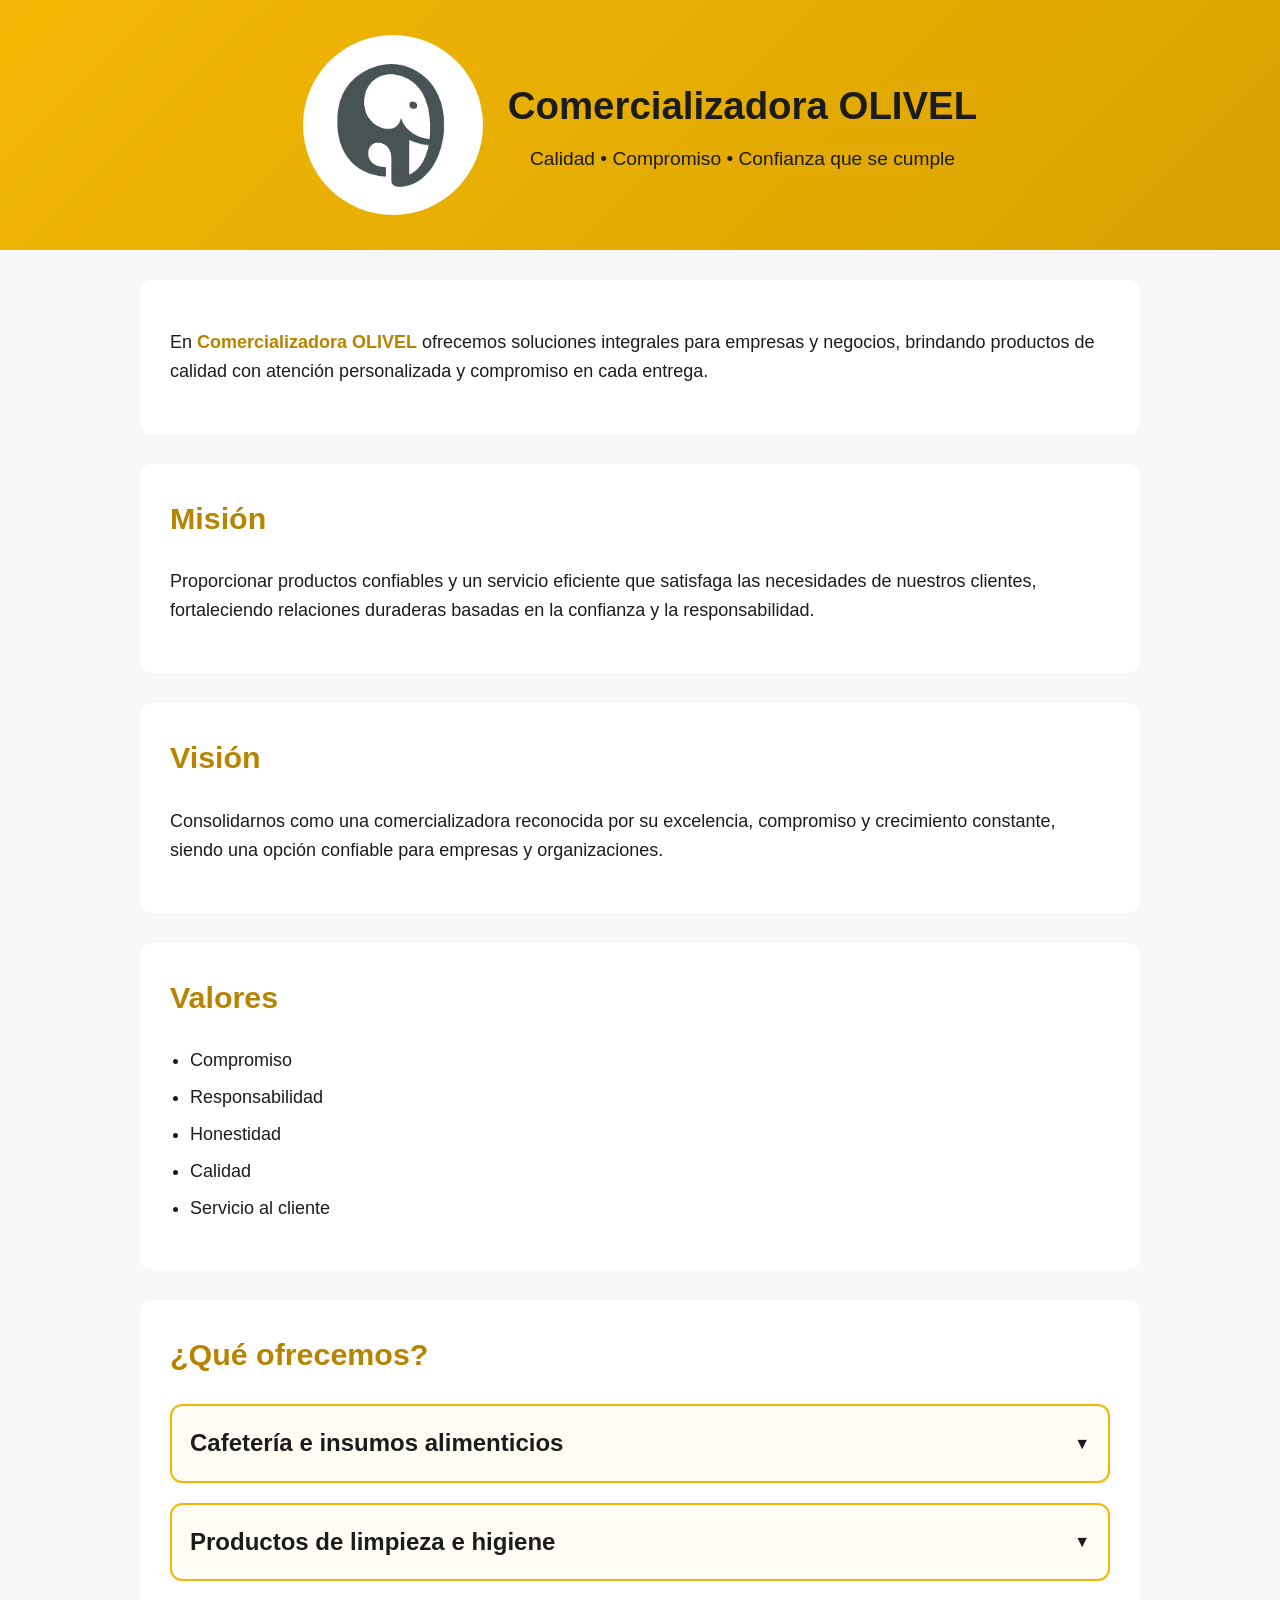
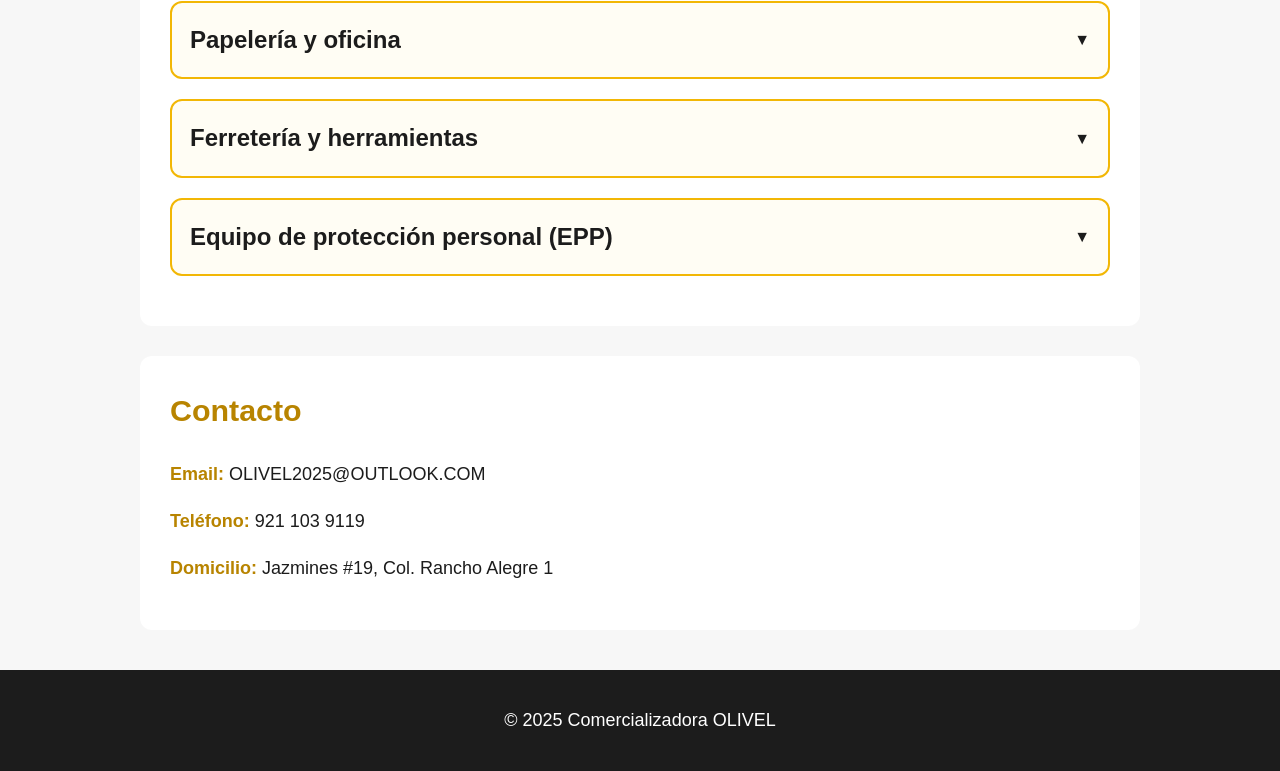
<file: index.html>
<!DOCTYPE html>
<html lang="es">
<head>
    <meta charset="UTF-8">
    <title>Comercializadora OLIVEL</title>
    <meta name="viewport" content="width=device-width, initial-scale=1.0">
    <link rel="stylesheet" href="comer.css">
</head>
<body>

<header class="encabezado">
    <div class="logo-circulo">
        <img src="logo.png" alt="Logo OLIVEL">
    </div>
    <div class="titulo">
        <h1>Comercializadora OLIVEL</h1>
        <p>Calidad • Compromiso • Confianza que se cumple</p>
    </div>
</header>

<section>
    <p>
        En <strong>Comercializadora OLIVEL</strong> ofrecemos soluciones integrales
        para empresas y negocios, brindando productos de calidad con atención
        personalizada y compromiso en cada entrega.
    </p>
</section>

<section>
    <h2>Misión</h2>
    <p>
        Proporcionar productos confiables y un servicio eficiente que satisfaga
        las necesidades de nuestros clientes, fortaleciendo relaciones duraderas
        basadas en la confianza y la responsabilidad.
    </p>
</section>

<section>
    <h2>Visión</h2>
    <p>
        Consolidarnos como una comercializadora reconocida por su excelencia,
        compromiso y crecimiento constante, siendo una opción confiable para
        empresas y organizaciones.
    </p>
</section>

<section>
    <h2>Valores</h2>
    <ul>
        <li>Compromiso</li>
        <li>Responsabilidad</li>
        <li>Honestidad</li>
        <li>Calidad</li>
        <li>Servicio al cliente</li>
    </ul>
</section>

<section>
    <h2>¿Qué ofrecemos?</h2>

    <!-- CAFETERÍA -->
    <div class="servicio">
        <h3>Cafetería e insumos alimenticios</h3>
        <ul class="submenu">
            <li class="producto"><h4>Café en grano, molido e instantáneo</h4><div class="producto-img"><img src="img/cafe.jpg" loading="lazy"></div></li>
            <li class="producto"><h4>Té e infusiones</h4><div class="producto-img"><img src="img/te.jpg" loading="lazy"></div></li>
            <li class="producto"><h4>Azúcar y edulcorantes</h4><div class="producto-img"><img src="img/azucar.jpg" loading="lazy"></div></li>
            <li class="producto"><h4>Leche y crema</h4><div class="producto-img"><img src="img/leche.jpg" loading="lazy"></div></li>
            <li class="producto"><h4>Snacks y botanas</h4><div class="producto-img"><img src="img/snacks.jpg" loading="lazy"></div></li>
            <li class="producto"><h4>Desechables</h4><div class="producto-img"><img src="img/desechables.jpg" loading="lazy"></div></li>
        </ul>
    </div>

    <!-- LIMPIEZA -->
    <div class="servicio">
        <h3>Productos de limpieza e higiene</h3>
        <ul class="submenu">
            <li class="producto"><h4>Limpiadores y desinfectantes</h4><div class="producto-img"><img src="img/limpiador.jpg" loading="lazy"></div></li>
            <li class="producto"><h4>Cloro y jabón</h4><div class="producto-img"><img src="img/cloro.jpg" loading="lazy"></div></li>
            <li class="producto"><h4>Papel higiénico y servitoallas</h4><div class="producto-img"><img src="img/papel.jpg" loading="lazy"></div></li>
            <li class="producto"><h4>Aromatizantes</h4><div class="producto-img"><img src="img/aroma.jpg" loading="lazy"></div></li>
            <li class="producto"><h4>Kits de limpieza</h4><div class="producto-img"><img src="img/kit-limpieza.jpg" loading="lazy"></div></li>
        </ul>
    </div>

    <!-- PAPELERÍA -->
    <div class="servicio">
        <h3>Papelería y oficina</h3>
        <ul class="submenu">
            <li class="producto"><h4>Hojas, carpetas y libretas</h4><div class="producto-img"><img src="img/papeleria.jpg" loading="lazy"></div></li>
            <li class="producto"><h4>Bolígrafos y plumones</h4><div class="producto-img"><img src="img/plumas.jpg" loading="lazy"></div></li>
            <li class="producto"><h4>Tóner y tinta</h4><div class="producto-img"><img src="img/impresion.jpg" loading="lazy"></div></li>
        </ul>
    </div>

    <!-- FERRETERÍA -->
    <div class="servicio">
        <h3>Ferretería y herramientas</h3>
        <ul class="submenu">
            <li class="producto"><h4>Tornillos y clavos</h4><div class="producto-img"><img src="img/tornillos.jpg" loading="lazy"></div></li>
            <li class="producto"><h4>Herramientas manuales</h4><div class="producto-img"><img src="img/herramientas.jpg" loading="lazy"></div></li>
            <li class="producto"><h4>Herramientas eléctricas</h4><div class="producto-img"><img src="img/taladro.jpg" loading="lazy"></div></li>
        </ul>
    </div>

    <!-- EPP -->
    <div class="servicio">
        <h3>Equipo de protección personal (EPP)</h3>
        <ul class="submenu">
            <li class="producto"><h4>Cascos y guantes</h4><div class="producto-img"><img src="img/casco.jpg" loading="lazy"></div></li>
            <li class="producto"><h4>Lentes y caretas</h4><div class="producto-img"><img src="img/lentes.jpg" loading="lazy"></div></li>
            <li class="producto"><h4>Mascarillas y chalecos</h4><div class="producto-img"><img src="img/mascarilla.jpg" loading="lazy"></div></li>
        </ul>
    </div>

</section>

<section>
    <h2>Contacto</h2>
    <p><strong>Email:</strong> OLIVEL2025@OUTLOOK.COM</p>
    <p><strong>Teléfono:</strong> 921 103 9119</p>
    <p><strong>Domicilio:</strong> Jazmines #19, Col. Rancho Alegre 1</p>
</section>

<footer>
    <p>© 2025 Comercializadora OLIVEL</p>
</footer>

<script src="comer.js"></script>
</body>
</html>
</file>
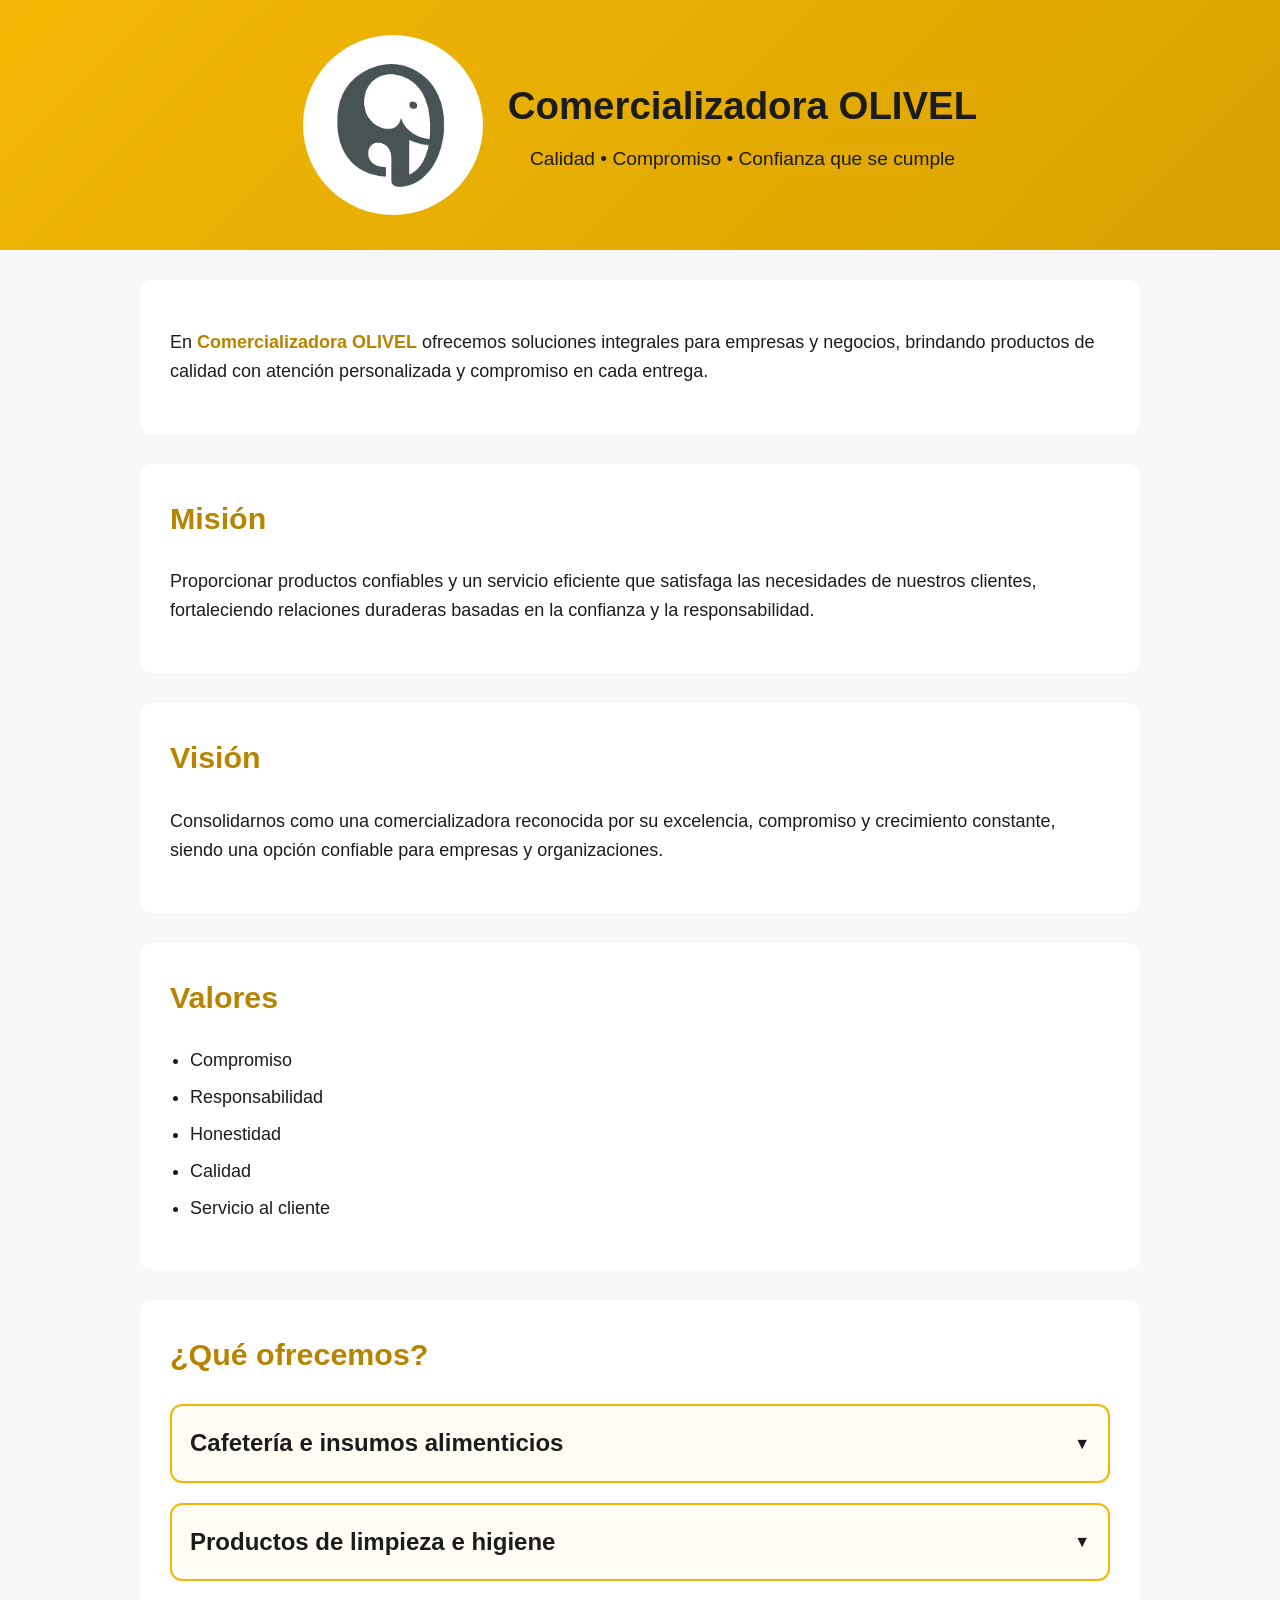
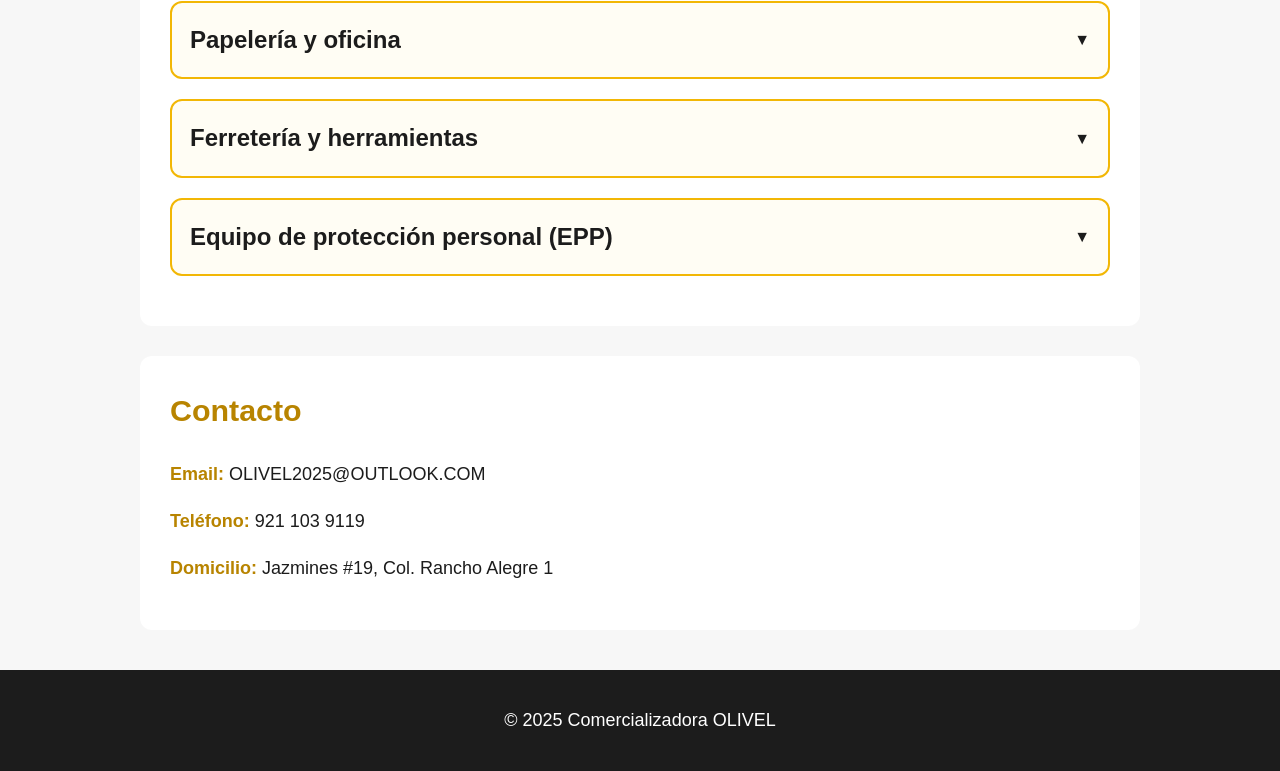
<file: comer.html>
<!DOCTYPE html>
<html lang="es">
<head>
    <meta charset="UTF-8">
    <title>Comercializadora OLIVEL</title>
    <meta name="viewport" content="width=device-width, initial-scale=1.0">
    <link rel="stylesheet" href="comer.css">
</head>
<body>

<header class="encabezado">
    <div class="logo-circulo">
        <img src="logo.png" alt="Logo OLIVEL">
    </div>
    <div class="titulo">
        <h1>Comercializadora OLIVEL</h1>
        <p>Calidad • Compromiso • Confianza que se cumple</p>
    </div>
</header>

<section>
    <p>
        En <strong>Comercializadora OLIVEL</strong> ofrecemos soluciones integrales
        para empresas y negocios, brindando productos de calidad con atención
        personalizada y compromiso en cada entrega.
    </p>
</section>

<section>
    <h2>Misión</h2>
    <p>
        Proporcionar productos confiables y un servicio eficiente que satisfaga
        las necesidades de nuestros clientes, fortaleciendo relaciones duraderas
        basadas en la confianza y la responsabilidad.
    </p>
</section>

<section>
    <h2>Visión</h2>
    <p>
        Consolidarnos como una comercializadora reconocida por su excelencia,
        compromiso y crecimiento constante, siendo una opción confiable para
        empresas y organizaciones.
    </p>
</section>

<section>
    <h2>Valores</h2>
    <ul>
        <li>Compromiso</li>
        <li>Responsabilidad</li>
        <li>Honestidad</li>
        <li>Calidad</li>
        <li>Servicio al cliente</li>
    </ul>
</section>

<section>
    <h2>¿Qué ofrecemos?</h2>

    <!-- CAFETERÍA -->
    <div class="servicio">
        <h3>Cafetería e insumos alimenticios</h3>
        <ul class="submenu">
            <li class="producto"><h4>Café en grano, molido e instantáneo</h4><div class="producto-img"><img src="img/cafe.jpg" loading="lazy"></div></li>
            <li class="producto"><h4>Té e infusiones</h4><div class="producto-img"><img src="img/te.jpg" loading="lazy"></div></li>
            <li class="producto"><h4>Azúcar y edulcorantes</h4><div class="producto-img"><img src="img/azucar.jpg" loading="lazy"></div></li>
            <li class="producto"><h4>Leche y crema</h4><div class="producto-img"><img src="img/leche.jpg" loading="lazy"></div></li>
            <li class="producto"><h4>Snacks y botanas</h4><div class="producto-img"><img src="img/snacks.jpg" loading="lazy"></div></li>
            <li class="producto"><h4>Desechables</h4><div class="producto-img"><img src="img/desechables.jpg" loading="lazy"></div></li>
        </ul>
    </div>

    <!-- LIMPIEZA -->
    <div class="servicio">
        <h3>Productos de limpieza e higiene</h3>
        <ul class="submenu">
            <li class="producto"><h4>Limpiadores y desinfectantes</h4><div class="producto-img"><img src="img/limpiador.jpg" loading="lazy"></div></li>
            <li class="producto"><h4>Cloro y jabón</h4><div class="producto-img"><img src="img/cloro.jpg" loading="lazy"></div></li>
            <li class="producto"><h4>Papel higiénico y servitoallas</h4><div class="producto-img"><img src="img/papel.jpg" loading="lazy"></div></li>
            <li class="producto"><h4>Aromatizantes</h4><div class="producto-img"><img src="img/aroma.jpg" loading="lazy"></div></li>
            <li class="producto"><h4>Kits de limpieza</h4><div class="producto-img"><img src="img/kit-limpieza.jpg" loading="lazy"></div></li>
        </ul>
    </div>

    <!-- PAPELERÍA -->
    <div class="servicio">
        <h3>Papelería y oficina</h3>
        <ul class="submenu">
            <li class="producto"><h4>Hojas, carpetas y libretas</h4><div class="producto-img"><img src="img/papeleria.jpg" loading="lazy"></div></li>
            <li class="producto"><h4>Bolígrafos y plumones</h4><div class="producto-img"><img src="img/plumas.jpg" loading="lazy"></div></li>
            <li class="producto"><h4>Tóner y tinta</h4><div class="producto-img"><img src="img/impresion.jpg" loading="lazy"></div></li>
        </ul>
    </div>

    <!-- FERRETERÍA -->
    <div class="servicio">
        <h3>Ferretería y herramientas</h3>
        <ul class="submenu">
            <li class="producto"><h4>Tornillos y clavos</h4><div class="producto-img"><img src="img/tornillos.jpg" loading="lazy"></div></li>
            <li class="producto"><h4>Herramientas manuales</h4><div class="producto-img"><img src="img/herramientas.jpg" loading="lazy"></div></li>
            <li class="producto"><h4>Herramientas eléctricas</h4><div class="producto-img"><img src="img/taladro.jpg" loading="lazy"></div></li>
        </ul>
    </div>

    <!-- EPP -->
    <div class="servicio">
        <h3>Equipo de protección personal (EPP)</h3>
        <ul class="submenu">
            <li class="producto"><h4>Cascos y guantes</h4><div class="producto-img"><img src="img/casco.jpg" loading="lazy"></div></li>
            <li class="producto"><h4>Lentes y caretas</h4><div class="producto-img"><img src="img/lentes.jpg" loading="lazy"></div></li>
            <li class="producto"><h4>Mascarillas y chalecos</h4><div class="producto-img"><img src="img/mascarilla.jpg" loading="lazy"></div></li>
        </ul>
    </div>

</section>

<section>
    <h2>Contacto</h2>
    <p><strong>Email:</strong> OLIVEL2025@OUTLOOK.COM</p>
    <p><strong>Teléfono:</strong> 921 103 9119</p>
    <p><strong>Domicilio:</strong> Jazmines #19, Col. Rancho Alegre 1</p>
</section>

<footer>
    <p>© 2025 Comercializadora OLIVEL</p>
</footer>

<script src="comer.js"></script>
</body>
</html>
</file>
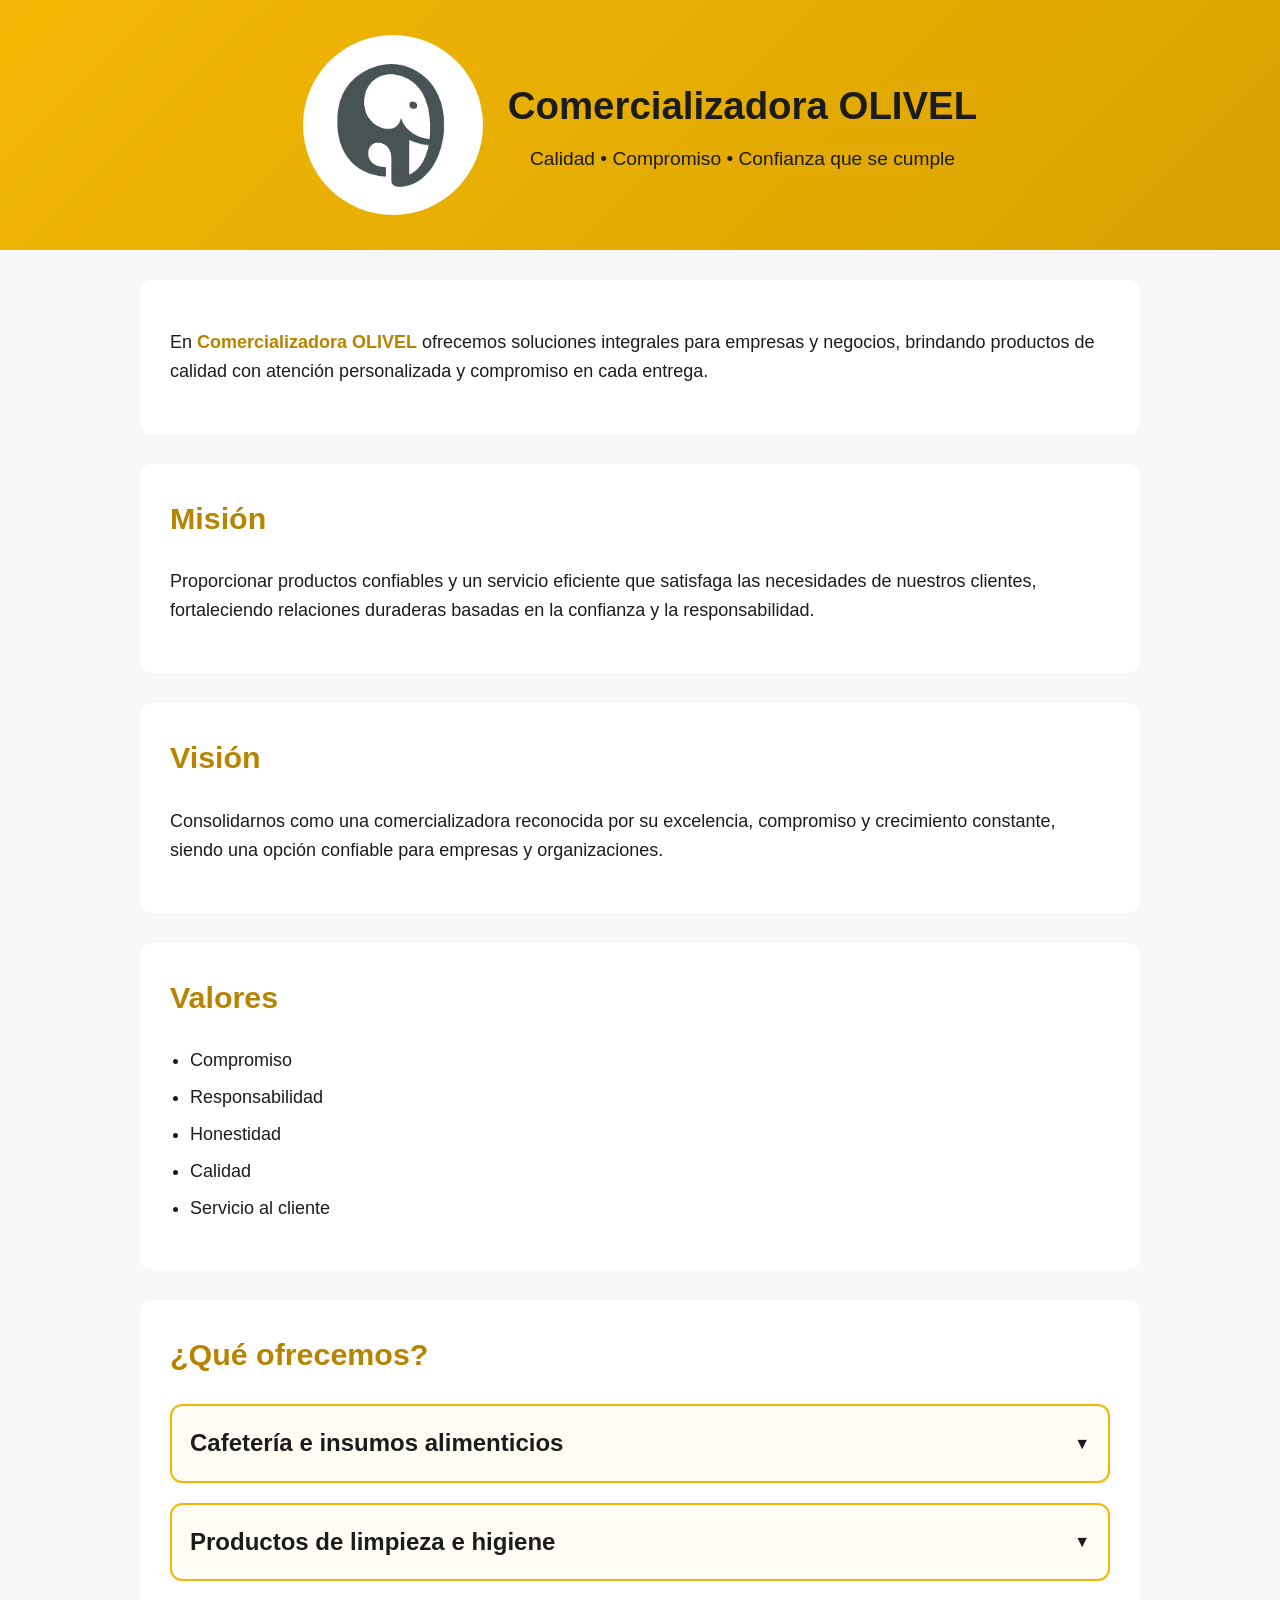
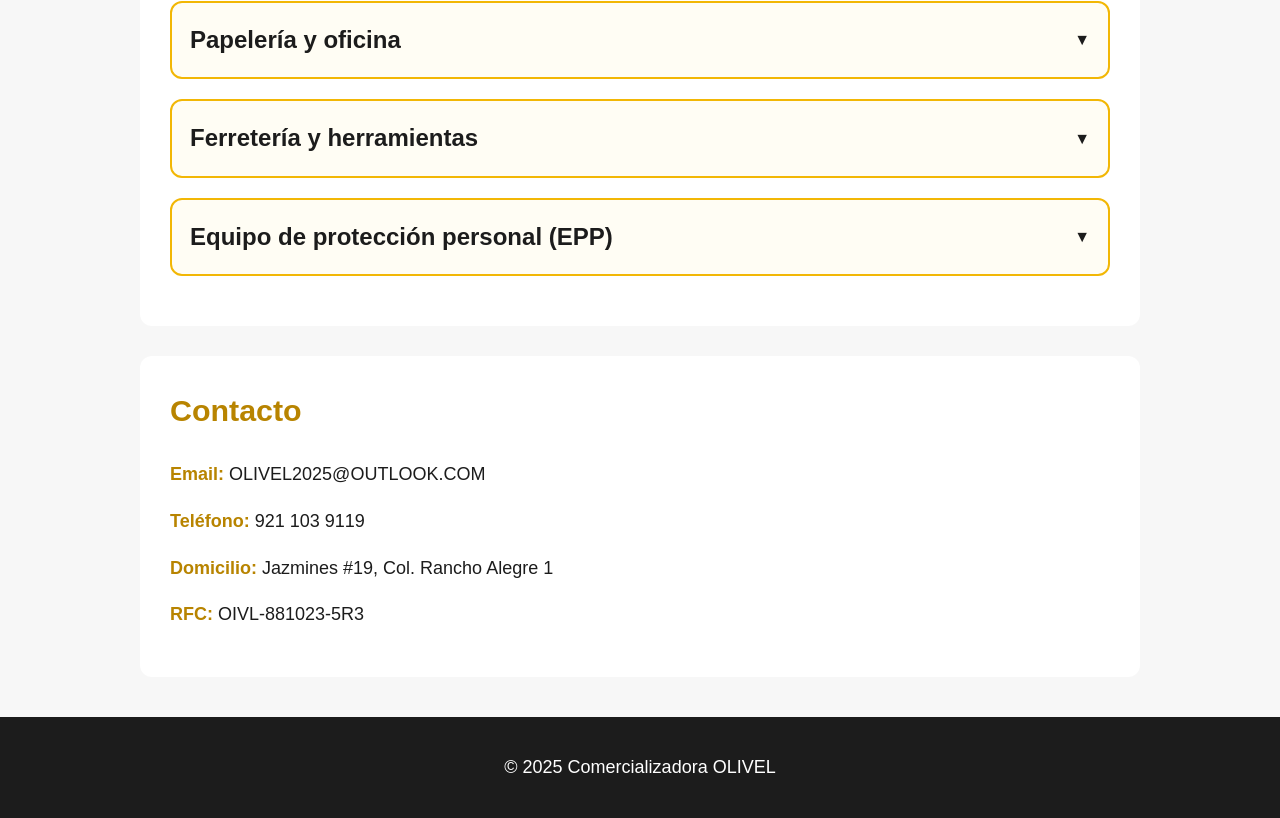
<file: COMERCIALIZADORA/comer.html>
<!DOCTYPE html>
<html lang="es">
<head>
    <meta charset="UTF-8">
    <title>Comercializadora OLIVEL</title>
    <meta name="viewport" content="width=device-width, initial-scale=1.0">
    <link rel="stylesheet" href="comer.css">
</head>
<body>

<header class="encabezado">
    <div class="logo-circulo">
        <img src="logo.png" alt="Logo OLIVEL">
    </div>
    <div class="titulo">
        <h1>Comercializadora OLIVEL</h1>
        <p>Calidad • Compromiso • Confianza que se cumple</p>
    </div>
</header>

<section>
    <p>
        En <strong>Comercializadora OLIVEL</strong> ofrecemos soluciones integrales
        para empresas y negocios, brindando productos de calidad con atención
        personalizada y compromiso en cada entrega.
    </p>
</section>

<section>
    <h2>Misión</h2>
    <p>
        Proporcionar productos confiables y un servicio eficiente que satisfaga
        las necesidades de nuestros clientes, fortaleciendo relaciones duraderas
        basadas en la confianza y la responsabilidad.
    </p>
</section>

<section>
    <h2>Visión</h2>
    <p>
        Consolidarnos como una comercializadora reconocida por su excelencia,
        compromiso y crecimiento constante, siendo una opción confiable para
        empresas y organizaciones.
    </p>
</section>

<section>
    <h2>Valores</h2>
    <ul>
        <li>Compromiso</li>
        <li>Responsabilidad</li>
        <li>Honestidad</li>
        <li>Calidad</li>
        <li>Servicio al cliente</li>
    </ul>
</section>

<section>
    <h2>¿Qué ofrecemos?</h2>

    <!-- CAFETERÍA -->
    <div class="servicio">
        <h3>Cafetería e insumos alimenticios</h3>
        <ul class="submenu">
            <li class="producto"><h4>Café en grano, molido e instantáneo</h4><div class="producto-img"><img src="img/cafe.jpg" loading="lazy"></div></li>
            <li class="producto"><h4>Té e infusiones</h4><div class="producto-img"><img src="img/te.jpg" loading="lazy"></div></li>
            <li class="producto"><h4>Azúcar y edulcorantes</h4><div class="producto-img"><img src="img/azucar.jpg" loading="lazy"></div></li>
            <li class="producto"><h4>Leche y crema</h4><div class="producto-img"><img src="img/leche.jpg" loading="lazy"></div></li>
            <li class="producto"><h4>Snacks y botanas</h4><div class="producto-img"><img src="img/snacks.jpg" loading="lazy"></div></li>
            <li class="producto"><h4>Desechables</h4><div class="producto-img"><img src="img/desechables.jpg" loading="lazy"></div></li>
        </ul>
    </div>

    <!-- LIMPIEZA -->
    <div class="servicio">
        <h3>Productos de limpieza e higiene</h3>
        <ul class="submenu">
            <li class="producto"><h4>Limpiadores y desinfectantes</h4><div class="producto-img"><img src="img/limpiador.jpg" loading="lazy"></div></li>
            <li class="producto"><h4>Cloro y jabón</h4><div class="producto-img"><img src="img/cloro.jpg" loading="lazy"></div></li>
            <li class="producto"><h4>Papel higiénico y servitoallas</h4><div class="producto-img"><img src="img/papel.jpg" loading="lazy"></div></li>
            <li class="producto"><h4>Aromatizantes</h4><div class="producto-img"><img src="img/aroma.jpg" loading="lazy"></div></li>
            <li class="producto"><h4>Kits de limpieza</h4><div class="producto-img"><img src="img/kit-limpieza.jpg" loading="lazy"></div></li>
        </ul>
    </div>

    <!-- PAPELERÍA -->
    <div class="servicio">
        <h3>Papelería y oficina</h3>
        <ul class="submenu">
            <li class="producto"><h4>Hojas, carpetas y libretas</h4><div class="producto-img"><img src="img/papeleria.jpg" loading="lazy"></div></li>
            <li class="producto"><h4>Bolígrafos y plumones</h4><div class="producto-img"><img src="img/plumas.jpg" loading="lazy"></div></li>
            <li class="producto"><h4>Tóner y tinta</h4><div class="producto-img"><img src="img/impresion.jpg" loading="lazy"></div></li>
        </ul>
    </div>

    <!-- FERRETERÍA -->
    <div class="servicio">
        <h3>Ferretería y herramientas</h3>
        <ul class="submenu">
            <li class="producto"><h4>Tornillos y clavos</h4><div class="producto-img"><img src="img/tornillos.jpg" loading="lazy"></div></li>
            <li class="producto"><h4>Herramientas manuales</h4><div class="producto-img"><img src="img/herramientas.jpg" loading="lazy"></div></li>
            <li class="producto"><h4>Herramientas eléctricas</h4><div class="producto-img"><img src="img/taladro.jpg" loading="lazy"></div></li>
        </ul>
    </div>

    <!-- EPP -->
    <div class="servicio">
        <h3>Equipo de protección personal (EPP)</h3>
        <ul class="submenu">
            <li class="producto"><h4>Cascos y guantes</h4><div class="producto-img"><img src="img/casco.jpg" loading="lazy"></div></li>
            <li class="producto"><h4>Lentes y caretas</h4><div class="producto-img"><img src="img/lentes.jpg" loading="lazy"></div></li>
            <li class="producto"><h4>Mascarillas y chalecos</h4><div class="producto-img"><img src="img/mascarilla.jpg" loading="lazy"></div></li>
        </ul>
    </div>

</section>

<section>
    <h2>Contacto</h2>
    <p><strong>Email:</strong> OLIVEL2025@OUTLOOK.COM</p>
    <p><strong>Teléfono:</strong> 921 103 9119</p>
    <p><strong>Domicilio:</strong> Jazmines #19, Col. Rancho Alegre 1</p>
    <p><strong>RFC:</strong> OIVL-881023-5R3</p>
</section>

<footer>
    <p>© 2025 Comercializadora OLIVEL</p>
</footer>

<script src="comer.js"></script>
</body>
</html>
</file>
<file: comer.css>
:root {
    --amarillo-principal: #f2b705;
    --amarillo-secundario: #ffd966;
    --gris-fondo: #f7f7f7;
    --blanco: #ffffff;
    --negro: #1c1c1c;
}

/* RESET BÁSICO */
* {
    box-sizing: border-box;
}

body {
    margin: 0;
    font-family: Arial, Helvetica, sans-serif;
    background-color: var(--gris-fondo);
    color: var(--negro);
    font-size: 18px;
    line-height: 1.6;
}

/* ================= HEADER ================= */

.encabezado {
    display: flex;
    align-items: center;
    justify-content: center;
    gap: 25px;
    padding: 35px 20px;
    background: linear-gradient(135deg, var(--amarillo-principal), #d9a200);
    text-align: center;
}

.logo-circulo {
    width: 180px;
    height: 180px;
    background: var(--blanco);
    border-radius: 50%;
    display: flex;
    align-items: center;
    justify-content: center;
    flex-shrink: 0;
}

.logo-circulo img {
    width: 70%;
    height: auto;
}

.titulo h1 {
    margin: 0;
    font-size: 2.4rem;
}

.titulo p {
    margin: 8px 0 0;
    font-size: 1.2rem;
}

/* ================= SECCIONES ================= */

section {
    max-width: 1000px;
    margin: 30px auto;
    background: var(--blanco);
    padding: 30px;
    border-radius: 12px;
}

section h2 {
    margin-top: 0;
    color: #b88400;
    font-size: 1.9rem;
}

section ul {
    padding-left: 20px;
}

section ul li {
    margin-bottom: 8px;
}

/* ================= SERVICIOS ================= */

.servicio {
    border: 2px solid var(--amarillo-principal);
    border-radius: 12px;
    margin-bottom: 20px;
    padding: 18px;
    background: #fffdf4;
}

.servicio h3 {
    margin: 0;
    cursor: pointer;
    font-size: 1.5rem;
    display: flex;
    justify-content: space-between;
    align-items: center;
}

.servicio h3::after {
    content: "▼";
    font-size: 1rem;
    transition: transform 0.3s ease;
}

.servicio.activo h3::after {
    transform: rotate(180deg);
}

/* ================= SUBMENÚ ================= */

.submenu {
    margin-top: 20px;
    display: none;
    padding-left: 0;
}

.servicio.activo .submenu {
    display: block;
}

/* ================= PRODUCTOS ================= */

.producto {
    list-style: none;
    margin-bottom: 20px;
}

.producto h4 {
    margin: 0;
    font-size: 1.2rem;
    cursor: pointer;
    display: flex;
    justify-content: space-between;
    align-items: center;
}

.producto h4::after {
    content: "▶";
    font-size: 0.9rem;
    transition: transform 0.3s ease;
}

.producto.activo h4::after {
    transform: rotate(90deg);
}

/* ================= IMÁGENES ================= */

.producto-img {
    display: none;
    margin-top: 12px;
    width: 100%;
    max-width: 340px;
    height: 230px;
    background: #eee;
    border-radius: 12px;
    overflow: hidden;
    box-shadow: 0 6px 15px rgba(0,0,0,0.15);
}

.producto-img img {
    width: 100%;
    height: 100%;
    object-fit: cover;
    transition: transform 0.3s ease;
}

.producto-img img:hover {
    transform: scale(1.05);
}

.producto.activo .producto-img {
    display: block;
}

/* ================= CONTACTO ================= */

section p strong {
    color: #b88400;
}

/* ================= FOOTER ================= */

footer {
    background: #1c1c1c;
    color: white;
    text-align: center;
    padding: 18px;
    margin-top: 40px;
}

/* ================= RESPONSIVE ================= */

@media (max-width: 768px) {

    body {
        font-size: 16px;
    }

    .encabezado {
        flex-direction: column;
        gap: 15px;
    }

    .logo-circulo {
        width: 140px;
        height: 140px;
    }

    .titulo h1 {
        font-size: 2rem;
    }

    section {
        margin: 20px 10px;
        padding: 20px;
    }

    .producto-img {
        max-width: 100%;
        height: 200px;
    }
}
</file>
<file: COMERCIALIZADORA/comer.css>
:root {
    --amarillo-principal: #f2b705;
    --amarillo-secundario: #ffd966;
    --gris-fondo: #f7f7f7;
    --blanco: #ffffff;
    --negro: #1c1c1c;
}

/* RESET BÁSICO */
* {
    box-sizing: border-box;
}

body {
    margin: 0;
    font-family: Arial, Helvetica, sans-serif;
    background-color: var(--gris-fondo);
    color: var(--negro);
    font-size: 18px;
    line-height: 1.6;
}

/* ================= HEADER ================= */

.encabezado {
    display: flex;
    align-items: center;
    justify-content: center;
    gap: 25px;
    padding: 35px 20px;
    background: linear-gradient(135deg, var(--amarillo-principal), #d9a200);
    text-align: center;
}

.logo-circulo {
    width: 180px;
    height: 180px;
    background: var(--blanco);
    border-radius: 50%;
    display: flex;
    align-items: center;
    justify-content: center;
    flex-shrink: 0;
}

.logo-circulo img {
    width: 70%;
    height: auto;
}

.titulo h1 {
    margin: 0;
    font-size: 2.4rem;
}

.titulo p {
    margin: 8px 0 0;
    font-size: 1.2rem;
}

/* ================= SECCIONES ================= */

section {
    max-width: 1000px;
    margin: 30px auto;
    background: var(--blanco);
    padding: 30px;
    border-radius: 12px;
}

section h2 {
    margin-top: 0;
    color: #b88400;
    font-size: 1.9rem;
}

section ul {
    padding-left: 20px;
}

section ul li {
    margin-bottom: 8px;
}

/* ================= SERVICIOS ================= */

.servicio {
    border: 2px solid var(--amarillo-principal);
    border-radius: 12px;
    margin-bottom: 20px;
    padding: 18px;
    background: #fffdf4;
}

.servicio h3 {
    margin: 0;
    cursor: pointer;
    font-size: 1.5rem;
    display: flex;
    justify-content: space-between;
    align-items: center;
}

.servicio h3::after {
    content: "▼";
    font-size: 1rem;
    transition: transform 0.3s ease;
}

.servicio.activo h3::after {
    transform: rotate(180deg);
}

/* ================= SUBMENÚ ================= */

.submenu {
    margin-top: 20px;
    display: none;
    padding-left: 0;
}

.servicio.activo .submenu {
    display: block;
}

/* ================= PRODUCTOS ================= */

.producto {
    list-style: none;
    margin-bottom: 20px;
}

.producto h4 {
    margin: 0;
    font-size: 1.2rem;
    cursor: pointer;
    display: flex;
    justify-content: space-between;
    align-items: center;
}

.producto h4::after {
    content: "▶";
    font-size: 0.9rem;
    transition: transform 0.3s ease;
}

.producto.activo h4::after {
    transform: rotate(90deg);
}

/* ================= IMÁGENES ================= */

.producto-img {
    display: none;
    margin-top: 12px;
    width: 100%;
    max-width: 340px;
    height: 230px;
    background: #eee;
    border-radius: 12px;
    overflow: hidden;
    box-shadow: 0 6px 15px rgba(0,0,0,0.15);
}

.producto-img img {
    width: 100%;
    height: 100%;
    object-fit: cover;
    transition: transform 0.3s ease;
}

.producto-img img:hover {
    transform: scale(1.05);
}

.producto.activo .producto-img {
    display: block;
}

/* ================= CONTACTO ================= */

section p strong {
    color: #b88400;
}

/* ================= FOOTER ================= */

footer {
    background: #1c1c1c;
    color: white;
    text-align: center;
    padding: 18px;
    margin-top: 40px;
}

/* ================= RESPONSIVE ================= */

@media (max-width: 768px) {

    body {
        font-size: 16px;
    }

    .encabezado {
        flex-direction: column;
        gap: 15px;
    }

    .logo-circulo {
        width: 140px;
        height: 140px;
    }

    .titulo h1 {
        font-size: 2rem;
    }

    section {
        margin: 20px 10px;
        padding: 20px;
    }

    .producto-img {
        max-width: 100%;
        height: 200px;
    }
}
</file>
